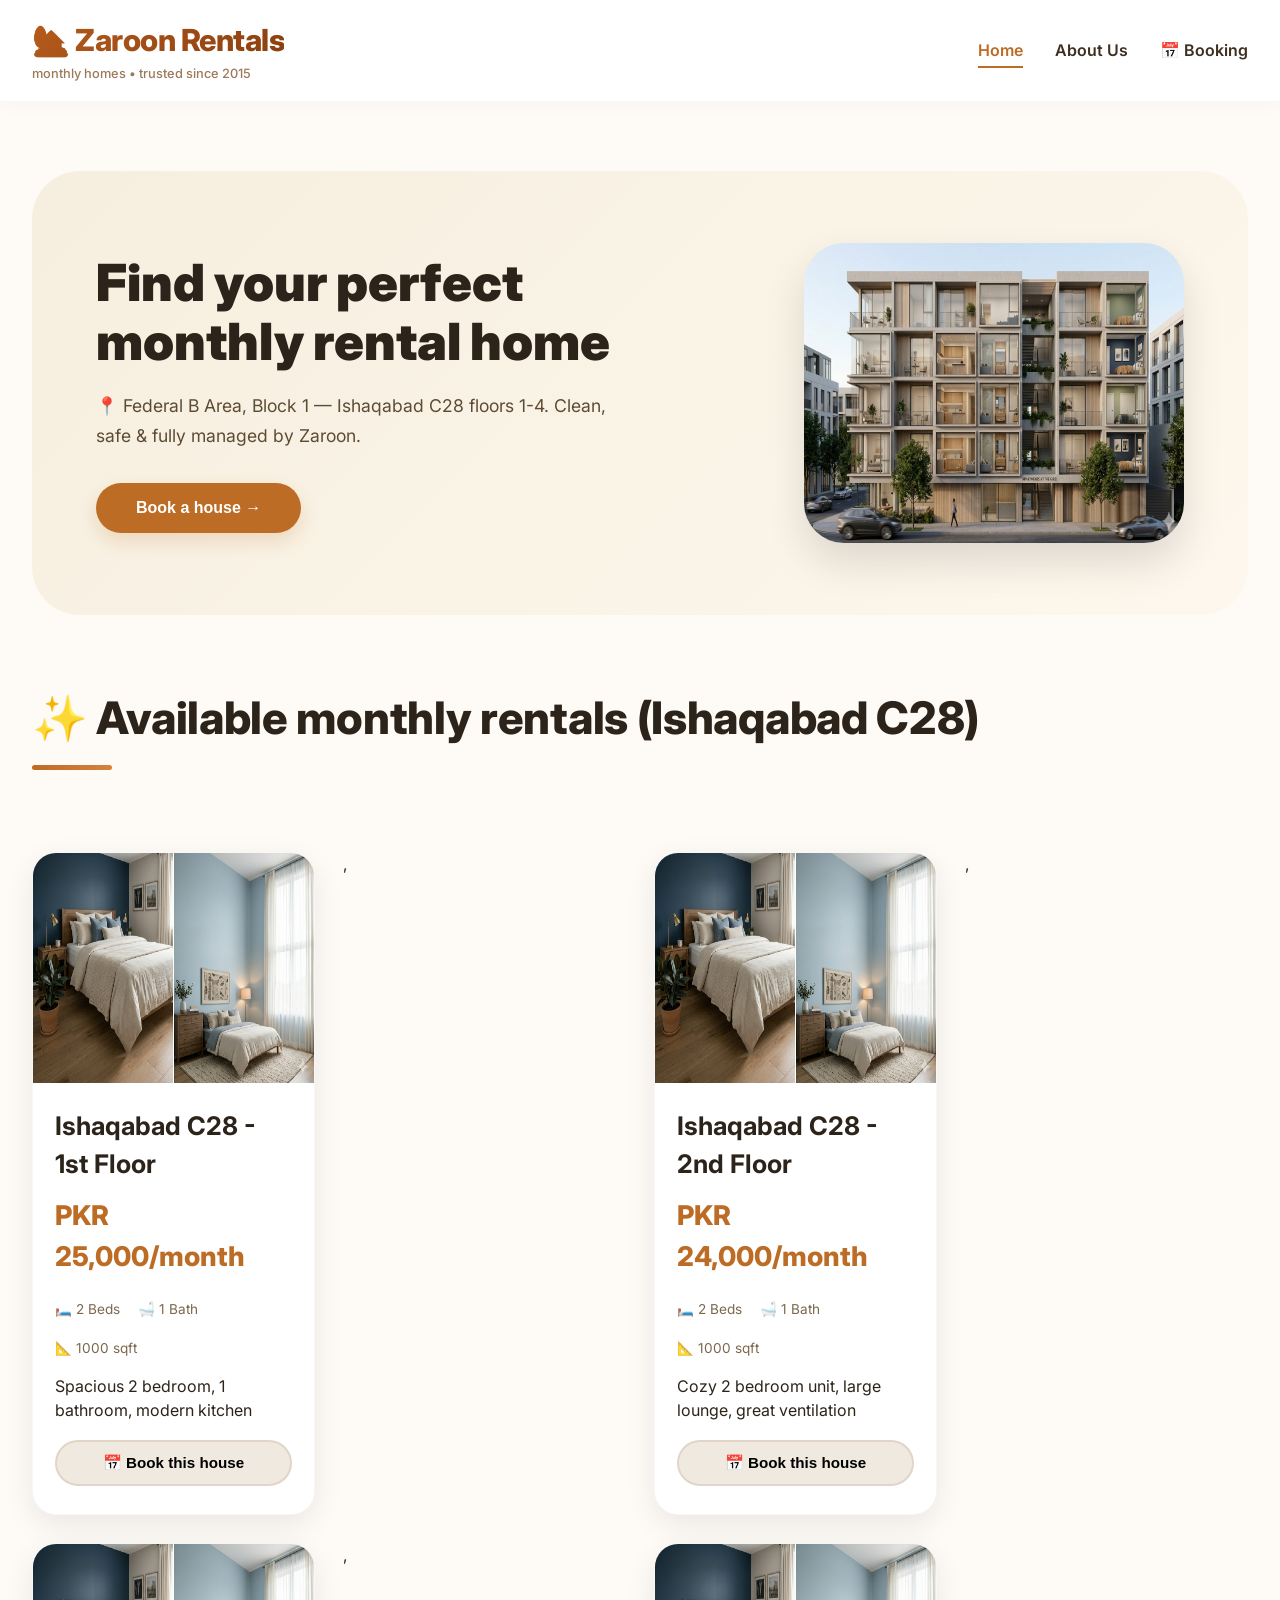
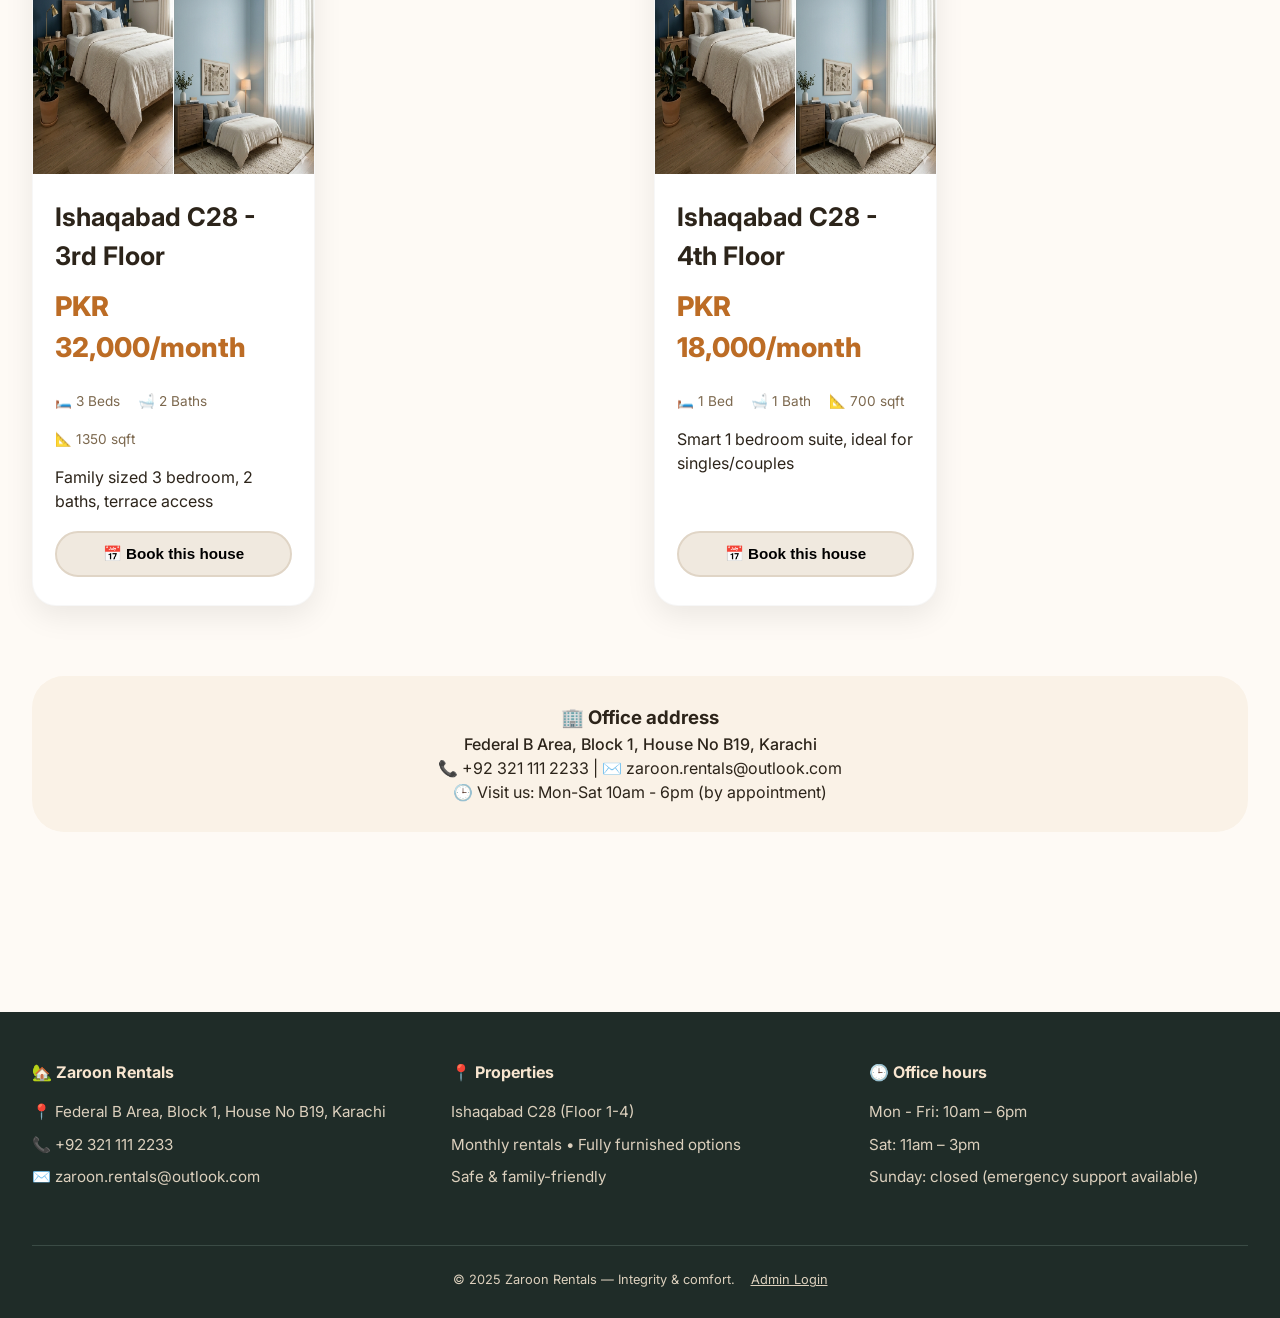
<file: FMP Projrct/index.html>
<!DOCTYPE html>
<html lang="en">
<head>
  <meta charset="UTF-8">
  <meta name="viewport" content="width=device-width, initial-scale=1.0, viewport-fit=cover">
  <title>Zaroon Rentals | Monthly Homes in Federal B Area</title>
  <link href="https://fonts.googleapis.com/css2?family=Inter:opsz,wght@14..32,300;14..32,400;14..32,500;14..32,600;14..32,700;14..32,800&display=swap" rel="stylesheet">
  <style>
    * {
      margin: 0;
      padding: 0;
      box-sizing: border-box;
    }

    body {
      font-family: 'Inter', sans-serif;
      background: #fefaf5;
      color: #2c241a;
      line-height: 1.5;
      overflow-x: hidden;
    }

    @keyframes fadeSlideUp {
      0% { opacity: 0; transform: translateY(30px); }
      100% { opacity: 1; transform: translateY(0); }
    }

    .animate-up {
      animation: fadeSlideUp 0.6s ease forwards;
    }

    .container {
      max-width: 1360px;
      margin: 0 auto;
      padding: 0 32px;
    }

    header {
      background: #ffffffef;
      backdrop-filter: blur(10px);
      box-shadow: 0 2px 20px rgba(0, 0, 0, 0.03);
      position: sticky;
      top: 0;
      z-index: 100;
    }

    .navbar {
      display: flex;
      justify-content: space-between;
      align-items: center;
      padding: 18px 0;
      flex-wrap: wrap;
      gap: 20px;
      row-gap: 12px;
    }

    .logo h1 {
      font-size: 1.9rem;
      font-weight: 800;
      letter-spacing: -0.5px;
      background: linear-gradient(130deg, #b55b1c, #8b3f0f);
      background-clip: text;
      -webkit-background-clip: text;
      color: transparent;
    }
    .logo span {
      font-size: 0.8rem;
      font-weight: 500;
      color: #9b7a5a;
      display: block;
    }

    .nav-links {
      display: flex;
      gap: 32px;
      list-style: none;
      flex-wrap: wrap;
      justify-content: flex-end;
    }
    .nav-links a {
      text-decoration: none;
      font-weight: 600;
      color: #3e2f21;
      transition: all 0.2s;
      font-size: 1rem;
      padding-bottom: 6px;
      border-bottom: 2px solid transparent;
      white-space: nowrap;
    }
    .nav-links a:hover, .nav-links a.active {
      color: #bc6c25;
      border-bottom-color: #bc6c25;
    }

    .section {
      display: none;
      padding: 70px 0 100px;
      animation: fadeSlideUp 0.5s ease;
    }
    .active-section {
      display: block;
    }

    .section-title {
      font-size: 2.8rem;
      font-weight: 800;
      margin: 0 0 50px 0;
      position: relative;
      display: inline-block;
      color: #2c241a;
      letter-spacing: -0.3px;
    }
    .section-title:after {
      content: '';
      position: absolute;
      bottom: -18px;
      left: 0;
      width: 80px;
      height: 5px;
      background: linear-gradient(90deg, #bc6c25, #d4833f);
      border-radius: 3px;
    }

    .hero {
      background: linear-gradient(135deg, #f6efdf, #fdf7ed);
      border-radius: 48px;
      padding: 72px 64px;
      display: flex;
      justify-content: space-between;
      align-items: center;
      gap: 64px;
      margin-bottom: 70px;
    }
    .hero-text {
      flex: 1.2;
      max-width: 520px;
    }
    .hero-text h2 {
      font-size: 3.2rem;
      font-weight: 900;
      line-height: 1.15;
      color: #2c241a;
      margin-bottom: 20px;
    }
    .hero-text p {
      font-size: 1.1rem;
      margin: 20px 0 32px;
      color: #5e4b34;
      line-height: 1.7;
    }
    .hero-img {
      background: #e2d5c2;
      width: 380px;
      height: 300px;
      border-radius: 40px;
      display: flex;
      align-items: center;
      justify-content: center;
      font-weight: 600;
      background-image: radial-gradient(circle at 20% 35%, #efeadb, #dacfbb);
      box-shadow: 0 20px 40px rgba(0,0,0,0.12), inset 0 1px 0 rgba(255,255,255,0.2);
      flex-shrink: 0;
      font-size: 0.95rem;
    }

    .houses-grid {
      display: grid;
      grid-template-columns: repeat(4, 1fr);
      gap: 28px;
      margin: 50px 0 70px;
    }
    .house-card {
      background: white;
      border-radius: 24px;
      overflow: hidden;
      transition: all 0.4s cubic-bezier(0.16, 1, 0.3, 1);
      box-shadow: 0 10px 30px rgba(0,0,0,0.08);
      display: flex;
      flex-direction: column;
      border: 1px solid rgba(0,0,0,0.03);
    }
    .house-card:hover {
      transform: translateY(-14px);
      box-shadow: 0 30px 60px rgba(0,0,0,0.15);
      border-color: #bc6c25;
    }
    .img-placeholder {
      width: 100%;
      height: 230px;
      background: #e7ddce;
      display: flex;
      align-items: center;
      justify-content: center;
      flex-direction: column;
      background-image: repeating-linear-gradient(45deg, #f1e7da 0px, #f1e7da 3px, #e3d7c5 3px, #e3d7c5 12px);
      font-weight: 500;
      color: #a18462;
      flex-shrink: 0;
    }
    .house-details {
      padding: 24px 22px 28px;
      flex-grow: 1;
      display: flex;
      flex-direction: column;
    }
    .house-details h3 {
      font-size: 1.6rem;
      font-weight: 700;
    }
    .price {
      font-size: 1.7rem;
      font-weight: 800;
      color: #bc6c25;
      margin: 12px 0 6px;
    }
    .features {
      display: flex;
      gap: 18px;
      margin: 16px 0;
      font-size: 0.85rem;
      color: #7c684e;
      flex-wrap: wrap;
    }
    .house-details p {
      flex-grow: 1;
    }
    .book-now-btn {
      background: #f0e9df;
      border: 2px solid #e0d5c6;
      width: 100%;
      padding: 12px;
      border-radius: 40px;
      font-weight: 700;
      margin-top: 18px;
      cursor: pointer;
      transition: all 0.2s;
      font-size: 0.95rem;
    }
    .book-now-btn:hover {
      background: #bc6c25;
      color: white;
      border-color: #bc6c25;
      transform: translateY(-2px);
    }
    .book-now-btn:active {
      transform: scale(0.98);
    }

    .booking-form-card {
      background: white;
      border-radius: 32px;
      padding: 52px;
      box-shadow: 0 20px 40px rgba(0,0,0,0.08);
      margin-bottom: 80px;
      max-width: 800px;
      border: 1px solid #f5f1eb;
    }
    .booking-form-card h2 {
      font-size: 2.2rem;
      font-weight: 700;
      margin-bottom: 12px;
      color: #2c241a;
    }
    .booking-form-card > p {
      color: #5e4b34;
      margin-bottom: 36px;
      font-size: 1rem;
    }
    .booking-form-card form {
      display: grid;
      grid-template-columns: repeat(2, 1fr);
      gap: 24px;
    }
    .form-group:nth-child(4),
    .form-group:nth-child(6) {
      grid-column: 1 / -1;
    }
    .booking-form-card .submit-btn {
      grid-column: 1 / -1;
    }
    .form-group {
      margin-bottom: 0;
    }
    label {
      font-weight: 600;
      display: block;
      margin-bottom: 8px;
      font-size: 0.95rem;
      color: #3e2f21;
    }
    input, select, textarea {
      width: 100%;
      padding: 14px 16px;
      border: 1.5px solid #e8dfd0;
      border-radius: 12px;
      font-family: inherit;
      transition: all 0.2s;
      font-size: 0.95rem;
      background: #faf8f6;
    }
    input::placeholder {
      color: #a18462;
    }
    input:focus, select:focus, textarea:focus {
      outline: none;
      border-color: #bc6c25;
      background: white;
      box-shadow: 0 0 0 4px rgba(188,108,37,0.12), 0 4px 12px rgba(188,108,37,0.08);
    }
    textarea {
      resize: vertical;
      min-height: 80px;
    }
    .submit-btn {
      background: #bc6c25;
      color: white;
      border: none;
      padding: 16px 40px;
      border-radius: 40px;
      font-weight: 700;
      font-size: 1rem;
      cursor: pointer;
      transition: all 0.3s cubic-bezier(0.16, 1, 0.3, 1);
      margin-top: 0;
      display: inline-block;
      box-shadow: 0 8px 20px rgba(188,108,37,0.2);
    }
    .submit-btn:hover {
      background: #9c551e;
      transform: translateY(-3px);
      box-shadow: 0 12px 28px rgba(188,108,37,0.3);
    }
    .submit-btn:active {
      transform: translateY(-1px);
    }

    /* Admin page specific */
    .admin-panel {
      background: white;
      border-radius: 36px;
      padding: 36px;
      box-shadow: 0 20px 30px -12px rgba(0,0,0,0.08);
      margin-bottom: 56px;
    }
    .admin-panel h2 {
      font-size: 2rem;
      font-weight: 700;
      margin-bottom: 8px;
    }
    .admin-panel > p {
      color: #5e4b34;
      margin-bottom: 24px;
    }
    .admin-login-area {
      text-align: center;
      padding: 48px 20px;
    }
    .admin-login-area input {
      width: 280px;
      margin: 16px auto;
      display: inline-block;
    }
    .bookings-table-wrapper {
      overflow-x: auto;
      margin-top: 32px;
      border-radius: 28px;
      box-shadow: 0 2px 8px rgba(0,0,0,0.05);
    }
    table {
      width: 100%;
      border-collapse: collapse;
      background: white;
      border-radius: 28px;
      overflow: hidden;
    }
    th, td {
      padding: 14px 12px;
      text-align: left;
      border-bottom: 1px solid #ede3d6;
      word-wrap: break-word;
    }
    th {
      background: #f7f0e6;
      font-weight: 700;
      white-space: nowrap;
    }
    td {
      font-size: 0.95rem;
    }
    .admin-controls {
      background: #f9f3ea;
      border-radius: 28px;
      padding: 18px 24px;
      margin-top: 20px;
      display: flex;
      gap: 16px;
      flex-wrap: wrap;
      align-items: center;
      justify-content: flex-start;
    }
    .export-btn {
      background: #2c6e2c;
      border: none;
      padding: 10px 22px;
      border-radius: 40px;
      color: white;
      font-weight: 600;
      cursor: pointer;
      transition: all 0.2s;
      margin-right: 0;
      font-size: 0.95rem;
    }
    .export-btn:hover {
      background: #1f5320;
      transform: translateY(-2px);
    }
    .clear-btn {
      background: #9e6d4b;
    }
    .clear-btn:hover {
      background: #7d5538;
    }
    .about-content {
      background: white;
      border-radius: 44px;
      padding: 48px;
      margin: 20px 0;
      box-shadow: 0 20px 30px -12px rgba(0,0,0,0.08);
    }
    .about-content h2 {
      font-size: 2rem;
      font-weight: 700;
      margin-bottom: 16px;
    }
    .about-grid {
      display: flex;
      flex-wrap: wrap;
      gap: 48px;
    }
    .about-text {
      flex: 2;
      min-width: 280px;
    }
    .about-text h3 {
      font-size: 1.8rem;
      margin: 28px 0 12px;
      color: #bc6c25;
    }
    .about-image {
      flex: 1;
      background: #e2d5c2;
      border-radius: 32px;
      min-height: 300px;
      display: flex;
      align-items: center;
      justify-content: center;
      flex-direction: column;
      min-width: 280px;
    }
    footer {
      background: #1f2c28;
      color: #dcd0bd;
      padding: 48px 0 28px;
      margin-top: 40px;
    }
    .footer-grid {
      display: flex;
      flex-wrap: wrap;
      justify-content: space-between;
      gap: 40px;
    }
    .footer-col {
      flex: 1;
      min-width: 200px;
    }
    .footer-col h4 {
      color: #f7e5cf;
      margin-bottom: 16px;
      font-size: 1rem;
    }
    .footer-col p {
      margin-bottom: 8px;
      line-height: 1.6;
      font-size: 0.95rem;
    }
    .copyright {
      text-align: center;
      margin-top: 48px;
      font-size: 0.8rem;
      border-top: 1px solid #3a4b45;
      padding-top: 24px;
    }
    @media (max-width: 1200px) {
      .houses-grid {
        grid-template-columns: repeat(3, 1fr);
        gap: 24px;
      }
      .hero {
        padding: 56px 48px;
        gap: 48px;
      }
      .hero-text h2 {
        font-size: 2.8rem;
      }
      .hero-img {
        width: 320px;
        height: 250px;
      }
    }

    @media (max-width: 780px) {
      .container {
        padding: 0 20px;
      }
      .navbar {
        padding: 16px 0;
      }
      .logo h1 {
        font-size: 1.6rem;
      }
      .nav-links {
        width: 100%;
        gap: 16px;
        justify-content: flex-start;
      }
      .hero {
        padding: 32px 24px;
        gap: 24px;
      }
      .hero-text h2 {
        font-size: 2rem;
      }
      .hero-text p {
        font-size: 1rem;
      }
      .hero-img {
        width: 100%;
        height: 200px;
        flex: 1;
        min-width: 200px;
      }
      .section-title {
        font-size: 1.8rem;
      }
      .houses-grid {
        grid-template-columns: 1fr;
        gap: 24px;
      }
      .booking-form-card, .admin-panel, .about-content {
        padding: 28px 20px;
      }
      .about-grid {
        gap: 32px;
      }
      .about-text h3 {
        font-size: 1.4rem;
      }
      .about-image {
        min-height: 250px;
      }
      .footer-grid {
        gap: 28px;
      }
    }
    
    @media (max-width: 480px) {
      .container {
        padding: 0 16px;
      }
      .navbar {
        flex-direction: column;
        align-items: flex-start;
        padding: 14px 0;
      }
      .logo {
        width: 100%;
      }
      .logo h1 {
        font-size: 1.4rem;
      }
      .logo span {
        font-size: 0.7rem;
      }
      .nav-links {
        width: 100%;
        flex-direction: column;
        gap: 8px;
      }
      .nav-links a {
        display: block;
        padding: 10px 0;
        border-bottom: none;
        border-left: 2px solid transparent;
        padding-left: 8px;
      }
      .nav-links a:hover, .nav-links a.active {
        border-bottom: none;
        border-left-color: #bc6c25;
      }
      .section {
        padding: 24px 0 48px;
      }
      .hero {
        padding: 24px 16px;
        flex-direction: column;
      }
      .hero-text h2 {
        font-size: 1.6rem;
      }
      .hero-img {
        min-width: 100%;
        height: 160px;
      }
      .submit-btn {
        width: 100%;
        padding: 16px 20px;
        font-size: 0.95rem;
      }
      .section-title {
        font-size: 1.5rem;
      }
      .booking-form-card, .admin-panel, .about-content {
        padding: 20px 16px;
        border-radius: 24px;
      }
      .admin-login-area input {
        width: 100% !important;
      }
      .about-text h3 {
        font-size: 1.2rem;
        margin: 20px 0 10px;
      }
      .admin-controls {
        flex-direction: column;
        gap: 12px;
      }
      .export-btn {
        width: 100%;
      }
      .footer-grid {
        flex-direction: column;
        gap: 20px;
      }
    }
    .status-badge {
      font-size: 0.85rem;
      font-weight: 500;
      background: #e0d5c6;
      padding: 6px 14px;
      border-radius: 40px;
      display: inline-block;
    }
    .admin-link {
      background: #6c4e2e;
      color: white;
      padding: 8px 20px;
      border-radius: 40px;
      text-decoration: none;
      font-weight: 500;
      margin-left: 20px;
    }
    .admin-link:hover {
      background: #8b623c;
    }
  </style>
</head>
<body>

<header>
  <div class="container">
    <div class="navbar">
      <div class="logo">
        <h1>🏡 Zaroon Rentals</h1>
        <span>monthly homes • trusted since 2015</span>
      </div>
      <ul class="nav-links">
        <li><a href="#" data-section="home" class="nav-link active">Home</a></li>
        <li><a href="#" data-section="about" class="nav-link">About Us</a></li>
        <li><a href="#" data-section="booking" class="nav-link">📅 Booking</a></li>
      </ul>
    </div>
  </div>
</header>

<main>
  <!-- HOME SECTION -->
  <section id="home-section" class="section active-section">
    <div class="container">
      <div class="hero animate-up">
        <div class="hero-text">
          <h2>Find your perfect <br>monthly rental home</h2>
          <p>📍 Federal B Area, Block 1 — Ishaqabad C28 floors 1-4. Clean, safe & fully managed by Zaroon.</p>
          <button class="submit-btn" id="exploreBookBtn">Book a house →</button>
        </div>
        
          <img src="./images/exterior.png" alt="exterior" class="hero-img"  >
  
      </div>

      <h2 class="section-title">✨ Available monthly rentals (Ishaqabad C28)</h2>
      <div class="houses-grid" id="houses-grid"></div>
      
      <div style="background: #faf2e7; border-radius: 32px; padding: 28px; margin: 40px 0; text-align:center;">
        <h3>🏢 Office address</h3>
        <p style="font-weight:500;">Federal B Area, Block 1, House No B19, Karachi</p>
        <p>📞 +92 321 111 2233  |  ✉️ zaroon.rentals@outlook.com</p>
        <p>🕒 Visit us: Mon-Sat 10am - 6pm (by appointment)</p>
      </div>
    </div>
  </section>

  <!-- ABOUT SECTION -->
  <section id="about-section" class="section">
    <div class="container">
      <div class="about-content animate-up">
        <div class="about-grid">
          <div class="about-text">
            <h2 style="font-size:2rem;">About Zaroon Rentals</h2>
            <p style="font-size:1.1rem; margin: 20px 0 10px;">🏠 Your trusted partner for premium monthly rentals in Federal B Area, Karachi.</p>
            <p>Zaroon Rentals was founded by <strong>Mr. Zaroon Ahmed</strong> — a passionate property manager with over 10 years of experience in creating comfortable, well-maintained homes for families and professionals. Our vision is to redefine rental living by combining transparency, modern amenities, and genuine hospitality.</p>
            <h3>📌 Why choose us?</h3>
            <p>✨ All properties are located in Ishaqabad C28 (just minutes from main markets). <br> ✨ Monthly rental plans with zero hidden fees. <br> ✨ 24/7 maintenance support & secure premises. <br> ✨ Personal supervision by Zaroon himself.</p>
            <h3>🏘️ Our portfolio</h3>
            <p>We currently manage 4 premium floors in the heart of Federal B Area. Each unit is freshly painted, has backup electricity, water supply, and dedicated parking. We believe a home should bring peace of mind — that’s why we inspect every corner before a new tenant moves in.</p>
            <h3>🤝 Community focus</h3>
            <p>We treat tenants like family. Whether you need a short-term stay or a long-term nest, Zaroon Rentals ensures a smooth experience from viewing to move-out.</p>
          </div>
          <img src="./images/team.png" alt="Zaroon & team" class="about-image">
                  </div>
        <div style="margin-top: 48px; background:#f8f0e4; border-radius: 28px; padding: 28px; text-align:center;">
          <span>🖼️ GALLERY SPACE — actual interior/exterior photos will be uploaded soon</span>
          <div style="display:flex; gap:20px; justify-content:center; margin-top:20px; flex-wrap:wrap;">
            <div style="background:#d9cbaf; width:130px; height:90px; border-radius:20px; display:flex; align-items:center; justify-content:center;"><img src="./images/Gemini_Generated_Image_e4xpsre4xpsre4xp.png" alt="ff" style="background:#d9cbaf; width:130px; height:90px; border-radius:20px; display:flex; align-items:center; justify-content:center;"></div>
            <div style="background:#d9cbaf; width:130px; height:90px; border-radius:20px; display:flex; align-items:center; justify-content:center;"><img src="./images/Gemini_Generated_Image_8b4wq8b4wq8b4wq8.png" alt="vf" style="background:#d9cbaf; width:130px; height:90px; border-radius:20px; display:flex; align-items:center; justify-content:center;"></div>
          </div>
        </div>
      </div>
    </div>
  </section>

  <!-- BOOKING SECTION (Public form, no database visible) -->
  <section id="booking-section" class="section">
    <div class="container">
      <div class="booking-form-card animate-up">
        <h2 style="font-size:2rem;">📋 Book a House (Monthly Rental)</h2>
        <p>Fill the form below — your booking request will be sent to Zaroon's team.</p>
        <form id="bookingForm">
          <div class="form-group">
            <label>Full Name *</label>
            <input type="text" id="fullName" required placeholder="e.g., Ahmed Raza">
          </div>
          <div class="form-group">
            <label>Email *</label>
            <input type="email" id="email" required placeholder="you@example.com">
          </div>
          <div class="form-group">
            <label>Phone *</label>
            <input type="tel" id="phone" required placeholder="+92 XXX XXXXXXX">
          </div>
          <div class="form-group">
            <label>Select House (Ishaqabad C28)</label>
            <select id="houseSelect" required>
              <option value="">-- choose floor --</option>
              <option value="Ishaqabad C28 - 1st Floor (2 bed, 1 bath)">🏠 1st Floor - 2 bed, 1 bath | PKR 25,000/mo</option>
              <option value="Ishaqabad C28 - 2nd Floor (2 bed, 1 bath)">🏠 2nd Floor - 2 bed, 1 bath | PKR 24,000/mo</option>
              <option value="Ishaqabad C28 - 3rd Floor (3 bed, 2 bath)">🏠 3rd Floor - 3 bed, 2 bath | PKR 32,000/mo</option>
              <option value="Ishaqabad C28 - 4th Floor (1 bed, 1 bath)">🏠 4th Floor - 1 bed, 1 bath | PKR 18,000/mo</option>
            </select>
          </div>
          <div class="form-group">
            <label>Preferred Move-in Date</label>
            <input type="date" id="moveinDate" required>
          </div>
          <div class="form-group">
            <label>Additional Message (optional)</label>
            <textarea rows="2" id="message" placeholder="Any special request or visit time..."></textarea>
          </div>
          <button type="submit" class="submit-btn">✅ Confirm Booking Request</button>
        </form>
        <div id="bookingMessage" style="margin-top: 20px; font-weight:500;"></div>
      </div>
    </div>
  </section>

  <!-- ADMIN SECTION (Separate page, password protected) -->
  <section id="admin-section" class="section">
    <div class="container">
      <div class="admin-panel">
        <h2 style="font-size:2rem;">🔐 Admin Dashboard</h2>
        <p>This area is restricted. Enter password to view and manage all booking records.</p>
        <div id="adminLoginContainer">
          <div class="admin-login-area">
            <input type="password" id="adminPassword" placeholder="Enter admin password" style="width: 280px;">
            <br>
            <button id="adminLoginSubmit" class="submit-btn" style="margin-top: 16px;">Login</button>
            <div id="adminLoginError" style="color: red; margin-top: 12px;"></div>
          </div>
        </div>
        <div id="adminDataPanel" style="display: none;">
          <div class="admin-controls">
            <button id="exportExcelBtn" class="export-btn">📎 Export to Excel (CSV)</button>
            <button id="clearAllBookingsBtn" class="export-btn clear-btn">🗑️ Clear all bookings</button>
            <span id="adminStatusBadge" class="status-badge">✅ Admin mode active</span>
          </div>
          <div class="bookings-table-wrapper">
            <table id="bookingsTable">
              <thead>
                <tr><th>Name</th><th>Email</th><th>Phone</th><th>House</th><th>Move-in Date</th><th>Request Date</th> </tr>
              </thead>
              <tbody id="bookingsTbody">
                <tr><td colspan="6" style="text-align:center;">Loading...</td></tr>
              </tbody>
            </table>
          </div>
        </div>
      </div>
    </div>
  </section>
</main>

<footer>
  <div class="container">
    <div class="footer-grid">
      <div class="footer-col">
        <h4>🏡 Zaroon Rentals</h4>
        <p>📍 Federal B Area, Block 1, House No B19, Karachi</p>
        <p>📞 +92 321 111 2233</p>
        <p>✉️ zaroon.rentals@outlook.com</p>
      </div>
      <div class="footer-col">
        <h4>📍 Properties</h4>
        <p>Ishaqabad C28 (Floor 1-4)</p>
        <p>Monthly rentals • Fully furnished options</p>
        <p>Safe & family-friendly</p>
      </div>
      <div class="footer-col">
        <h4>🕒 Office hours</h4>
        <p>Mon - Fri: 10am – 6pm</p>
        <p>Sat: 11am – 3pm</p>
        <p>Sunday: closed (emergency support available)</p>
      </div>
    </div>
    <div class="copyright">
      © 2025 Zaroon Rentals — Integrity & comfort. 
      <a href="#" id="adminNavLink" style="color: #dcd0bd; text-decoration: underline; margin-left: 12px;">Admin Login</a>
    </div>
  </div>
</footer>

<script>
  // ----- HOUSE DATA (4 floors Ishaqabad C28) -----
  var houses = [
    { id: 1, title: "Ishaqabad C28 - 1st Floor", desc: "Spacious 2 bedroom, 1 bathroom, modern kitchen", price: "PKR 25,000/month", beds: "2 Beds", baths: "1 Bath", area: "1000 sqft", floor: "1st Floor", fullAddr: "Ishaqabad C28, 1st Floor, Federal B Area" },
    { id: 2, title: "Ishaqabad C28 - 2nd Floor", desc: "Cozy 2 bedroom unit, large lounge, great ventilation", price: "PKR 24,000/month", beds: "2 Beds", baths: "1 Bath", area: "1000 sqft", floor: "2nd Floor" },
    { id: 3, title: "Ishaqabad C28 - 3rd Floor", desc: "Family sized 3 bedroom, 2 baths, terrace access", price: "PKR 32,000/month", beds: "3 Beds", baths: "2 Baths", area: "1350 sqft", floor: "3rd Floor" },
    { id: 4, title: "Ishaqabad C28 - 4th Floor", desc: "Smart 1 bedroom suite, ideal for singles/couples", price: "PKR 18,000/month", beds: "1 Bed", baths: "1 Bath", area: "700 sqft", floor: "4th Floor" }
  ];

  // render home houses grid
  function renderHouses() {
    var grid = document.getElementById('houses-grid');
    if(!grid) return;
    grid.innerHTML = houses.map(house => `
      <div class="house-card">
       <img src="./images/Gemini_Generated_Image_vwxkwsvwxkwsvwxk.png" alt="${house.title}" class="img-placeholder">
        <div class="house-details">
          <h3>${house.title}</h3>
          <div class="price">${house.price}</div>
          <div class="features">
            <span>🛏️ ${house.beds}</span>
            <span>🛁 ${house.baths}</span>
            <span>📐 ${house.area}</span>
          </div>
          <p>${house.desc}</p>
          <button class="book-now-btn" data-house-floor="${house.floor}">📅 Book this house</button>
        </div>
      </div>
    `);
    document.querySelectorAll('.book-now-btn').forEach(btn => {
      btn.addEventListener('click', (e) => {
        var floor = btn.getAttribute('data-house-floor');
        showSection('booking');
        var selectEl = document.getElementById('houseSelect');
        if(selectEl && floor) {
          let valToSet = "";
          if(floor === "1st Floor") valToSet = "Ishaqabad C28 - 1st Floor (2 bed, 1 bath)";
          else if(floor === "2nd Floor") valToSet = "Ishaqabad C28 - 2nd Floor (2 bed, 1 bath)";
          else if(floor === "3rd Floor") valToSet = "Ishaqabad C28 - 3rd Floor (3 bed, 2 bath)";
          else if(floor === "4th Floor") valToSet = "Ishaqabad C28 - 4th Floor (1 bed, 1 bath)";
          if(valToSet) selectEl.value = valToSet;
        }
        document.querySelector('#booking-section').scrollIntoView({ behavior: 'smooth' });
      });
    });
  }

  // --- Database (localStorage) ---
  let bookings = [];

  function loadBookingsFromStorage() {
    var stored = localStorage.getItem('zaroon_rentals_bookings');
    bookings = stored ? JSON.parse(stored) : [];
    if(document.getElementById('adminDataPanel').style.display === 'block') {
      renderBookingsTable();
    }
  }

  function saveBookingsToStorage() {
    localStorage.setItem('zaroon_rentals_bookings', JSON.stringify(bookings));
    if(document.getElementById('adminDataPanel').style.display === 'block') {
      renderBookingsTable();
    }
  }

  function addBooking(bookingData) {
    var newBooking = {
      id: Date.now(),
      ...bookingData,
      requestDate: new Date().toLocaleString()
    };
    bookings.unshift(newBooking);
    saveBookingsToStorage();
    return newBooking;
  }

  function deleteAllBookings() {
    if(confirm("⚠️ Are you sure you want to delete ALL booking records? This cannot be undone.")) {
      bookings = [];
      saveBookingsToStorage();
      alert("All bookings cleared.");
    }
  }

  function renderBookingsTable() {
    var tbody = document.getElementById('bookingsTbody');
    if(!tbody) return;
    if(bookings.length === 0) {
      tbody.innerHTML = '<tr><td colspan="6" style="text-align:center;">📭 No bookings yet.</td></tr>';
      return;
    }
    tbody.innerHTML = bookings.map(b => `
      <tr>
        <td>${escapeHtml(b.fullName)}</td>
        <td>${escapeHtml(b.email)}</td>
        <td>${escapeHtml(b.phone)}</td>
        <td>${escapeHtml(b.house)}</td>
        <td>${escapeHtml(b.moveinDate)}</td>
        <td>${escapeHtml(b.requestDate)}</td>
      </tr>
    `).join('');
  }

  function escapeHtml(str) { if(!str) return ''; return str.replace(/[&<>]/g, function(m){if(m==='&') return '&amp;'; if(m==='<') return '&lt;'; if(m==='>') return '&gt;'; return m;});}

  // export to excel (CSV)
  function exportToExcel() {
    if(bookings.length === 0) {
      alert("No bookings to export.");
      return;
    }
    var headers = ["Full Name", "Email", "Phone", "House", "Move-in Date", "Request Date"];
    var rows = bookings.map(b => [b.fullName, b.email, b.phone, b.house, b.moveinDate, b.requestDate]);
    var csvContent = [headers, ...rows].map(row => row.map(cell => `"${String(cell).replace(/"/g, '""')}"`).join(",")).join("\n");
    var blob = new Blob(["\uFEFF" + csvContent], { type: "text/csv;charset=utf-8;" });
    var link = document.createElement("a");
    var url = URL.createObjectURL(blob);
    link.href = url;
    link.setAttribute("download", "zaroon_bookings.csv");
    document.body.appendChild(link);
    link.click();
    document.body.removeChild(link);
    URL.revokeObjectURL(url);
  }

  // Admin login
  function initAdminLogin() {
    var loginBtn = document.getElementById('adminLoginSubmit');
    var passwordInput = document.getElementById('adminPassword');
    var loginContainer = document.getElementById('adminLoginContainer');
    var dataPanel = document.getElementById('adminDataPanel');
    var errorDiv = document.getElementById('adminLoginError');
    
    loginBtn.addEventListener('click', () => {
      var pwd = passwordInput.value;
      if(pwd === "zaroonAdmin") {
        loginContainer.style.display = "none";
        dataPanel.style.display = "block";
        loadBookingsFromStorage(); // refresh table
        errorDiv.innerHTML = "";
      } else {
        errorDiv.innerHTML = "Incorrect password. Access denied.";
      }
    });
  }

  // booking form handler (public)
  function initBookingForm() {
    var form = document.getElementById('bookingForm');
    if(!form) return;
    form.addEventListener('submit', (e) => {
      e.preventDefault();
      var fullName = document.getElementById('fullName').value.trim();
      var email = document.getElementById('email').value.trim();
      var phone = document.getElementById('phone').value.trim();
      var house = document.getElementById('houseSelect').value;
      var moveinDate = document.getElementById('moveinDate').value;
      var message = document.getElementById('message').value;

      if(!fullName || !email || !phone || !house || !moveinDate) {
        document.getElementById('bookingMessage').innerHTML = "<span style='color:#bc6c25;'>❌ Please fill all required fields.</span>";
        return;
      }
      addBooking({ fullName, email, phone, house, moveinDate, message: message || "" });
      document.getElementById('bookingMessage').innerHTML = "<span style='color:#2c6e2c;'>✅ Booking request saved! We'll contact you within 24h.</span>";
      form.reset();
      setTimeout(() => document.getElementById('bookingMessage').innerHTML = "", 3000);
    });
  }

  // --- navigation & section switching ---
  function showSection(sectionId) {
    document.querySelectorAll('.section').forEach(section => {
      section.classList.remove('active-section');
    });
    document.getElementById(`${sectionId}-section`).classList.add('active-section');
    document.querySelectorAll('.nav-link').forEach(link => {
      link.classList.remove('active');
      if(link.getAttribute('data-section') === sectionId) {
        link.classList.add('active');
      }
    });
  }

  function setupNavigation() {
    var navLinks = document.querySelectorAll('.nav-link');
    navLinks.forEach(link => {
      link.addEventListener('click', (e) => {
        e.preventDefault();
        var section = link.getAttribute('data-section');
        showSection(section);
        window.scrollTo({ top: 0, behavior: 'smooth' });
      });
    });
    var exploreBtn = document.getElementById('exploreBookBtn');
    if(exploreBtn) exploreBtn.addEventListener('click', () => showSection('booking'));
    // admin link in footer
    var adminNavLink = document.getElementById('adminNavLink');
    if(adminNavLink) {
      adminNavLink.addEventListener('click', (e) => {
        e.preventDefault();
        showSection('admin');
        // reset admin login area if needed
        var loginContainer = document.getElementById('adminLoginContainer');
        var dataPanel = document.getElementById('adminDataPanel');
        if(loginContainer) loginContainer.style.display = "block";
        if(dataPanel) dataPanel.style.display = "none";
        var pwdInput = document.getElementById('adminPassword');
        if(pwdInput) pwdInput.value = "";
        var errorDiv = document.getElementById('adminLoginError');
        if(errorDiv) errorDiv.innerHTML = "";
        window.scrollTo({ top: 0, behavior: 'smooth' });
      });
    }
  }

  // initial load
  function init() {
    renderHouses();
    loadBookingsFromStorage(); // just load data into variable
    initBookingForm();
    initAdminLogin();
    setupNavigation();
    document.getElementById('exportExcelBtn').addEventListener('click', exportToExcel);
    document.getElementById('clearAllBookingsBtn').addEventListener('click', deleteAllBookings);
  }

  init();
</script>
</body>
</html>
</file>
